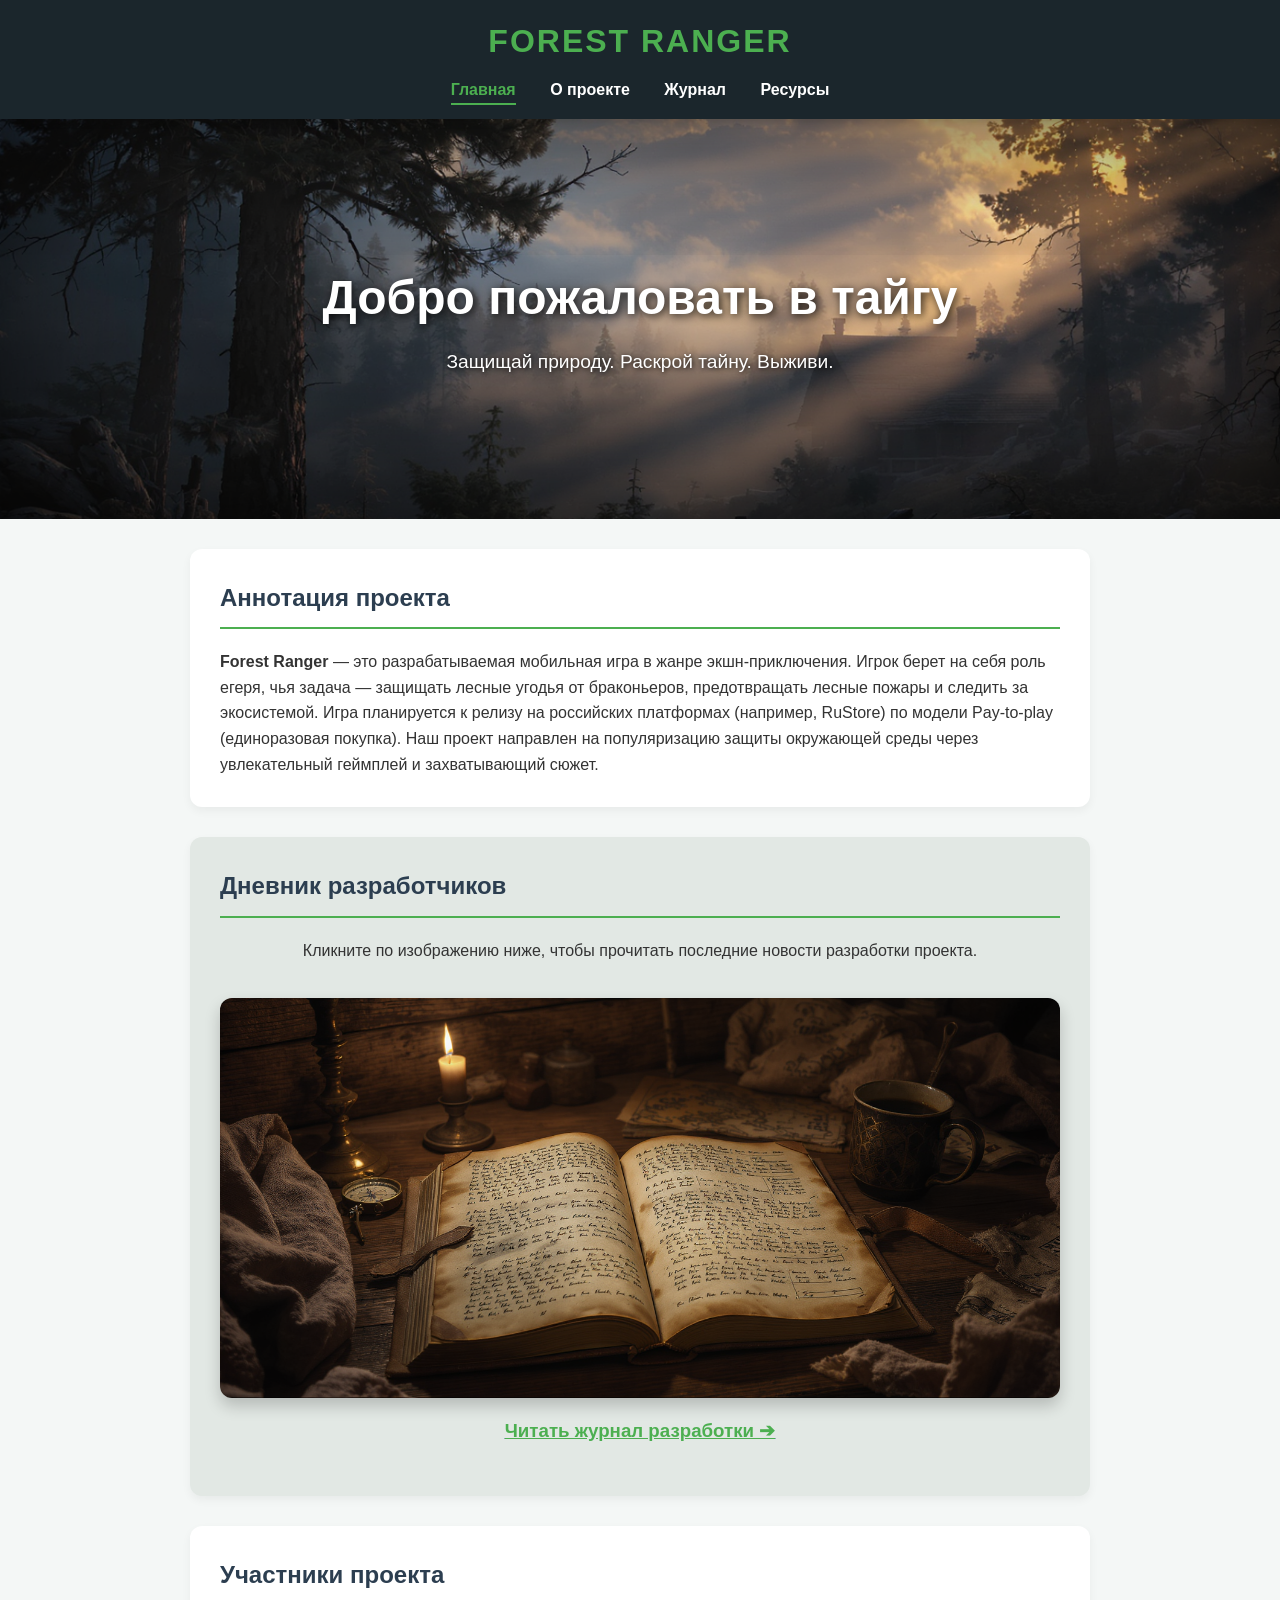
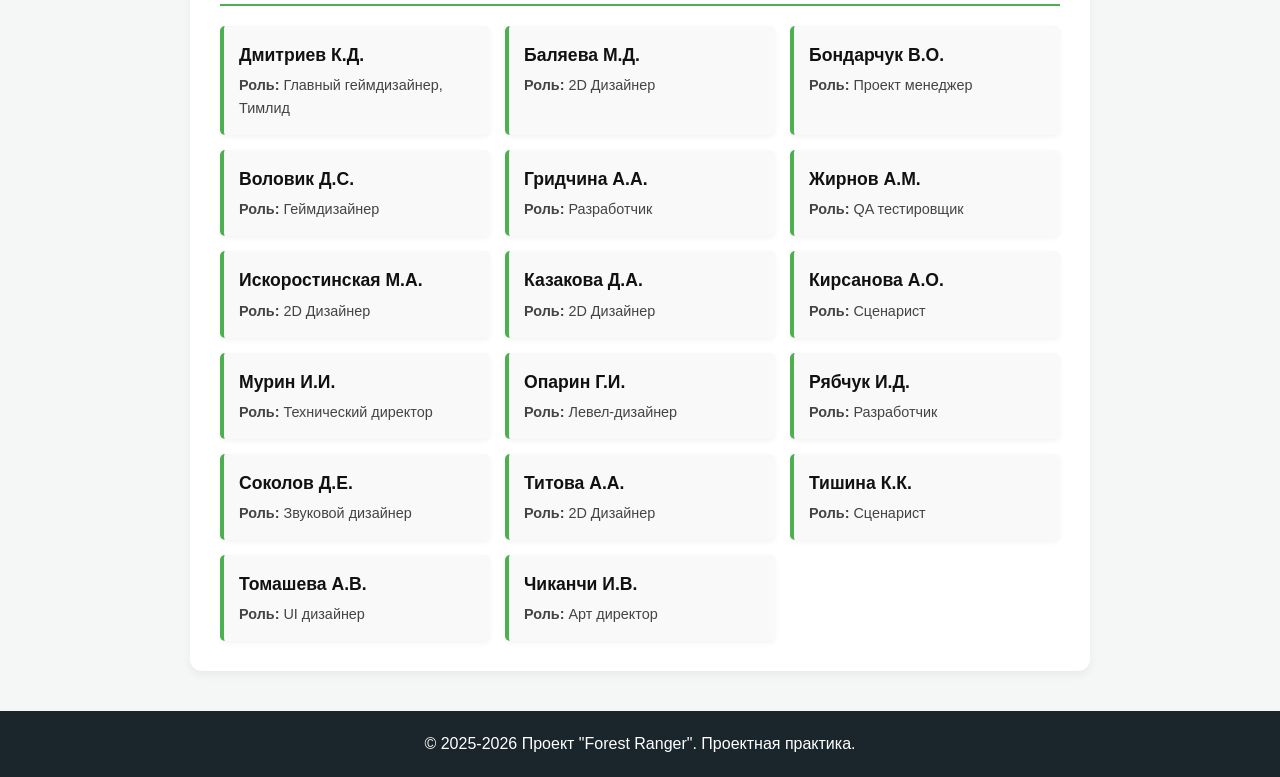
<file: site/index.html>
<!DOCTYPE html>
<html lang="ru">
<head>
    <meta charset="UTF-8">
    <meta name="viewport" content="width=device-width, initial-scale=1.0">
    <title>Forest Ranger - Главная</title>
    <link rel="stylesheet" href="style.css">
</head>
<body>

    <!-- Единое меню для всех страниц -->
    <header>
        <h1>Forest Ranger</h1>
        <nav>
            <a href="index.html" class="active">Главная</a>
            <a href="about.html">О проекте</a>
            <a href="journal.html">Журнал</a>
            <a href="resources.html">Ресурсы</a>
        </nav>
    </header>

    <!-- Главный баннер -->
    <div class="hero-banner">
        <div class="hero-banner-content">
            <h2>Добро пожаловать в тайгу</h2>
            <p>Защищай природу. Раскрой тайну. Выживи.</p>
        </div>
    </div>

    <!-- Аннотация -->
    <section class="section">
        <h2>Аннотация проекта</h2>
        <p><strong>Forest Ranger</strong> — это разрабатываемая мобильная игра в жанре экшн-приключения. Игрок берет на себя роль егеря, чья задача — защищать лесные угодья от браконьеров, предотвращать лесные пожары и следить за экосистемой. Игра планируется к релизу на российских платформах (например, RuStore) по модели Pay-to-play (единоразовая покупка). Наш проект направлен на популяризацию защиты окружающей среды через увлекательный геймплей и захватывающий сюжет.</p>
    </section>

    <!-- Переход в Журнал -->
    <section class="section dark-bg">
        <h2>Дневник разработчиков</h2>
        <p style="margin-bottom: 15px; text-align: center;">Кликните по изображению ниже, чтобы прочитать последние новости разработки проекта.</p>
        <a href="journal.html" class="image-link">
            <img src="img/journal.jpg" alt="Перейти в журнал" class="content-image">
            <h3>Читать журнал разработки ➔</h3>
        </a>
    </section>

    <!-- Участники -->
    <section id="team" class="section">
        <h2>Участники проекта</h2>
        <div class="card-grid">
            <div class="member-card"><h3>Дмитриев К.Д.</h3><p><strong>Роль:</strong> Главный геймдизайнер, Тимлид</p></div>
            <div class="member-card"><h3>Баляева М.Д.</h3><p><strong>Роль:</strong> 2D Дизайнер</p></div>
            <div class="member-card"><h3>Бондарчук В.О.</h3><p><strong>Роль:</strong> Проект менеджер</p></div>
            <div class="member-card"><h3>Воловик Д.С.</h3><p><strong>Роль:</strong> Геймдизайнер</p></div>
            <div class="member-card"><h3>Гридчина А.А.</h3><p><strong>Роль:</strong> Разработчик</p></div>
            <div class="member-card"><h3>Жирнов А.М.</h3><p><strong>Роль:</strong> QA тестировщик</p></div>
            <div class="member-card"><h3>Искоростинская М.А.</h3><p><strong>Роль:</strong> 2D Дизайнер</p></div>
            <div class="member-card"><h3>Казакова Д.А.</h3><p><strong>Роль:</strong> 2D Дизайнер</p></div>
            <div class="member-card"><h3>Кирсанова А.О.</h3><p><strong>Роль:</strong> Сценарист</p></div>
            <div class="member-card"><h3>Мурин И.И.</h3><p><strong>Роль:</strong> Технический директор</p></div>
            <div class="member-card"><h3>Опарин Г.И.</h3><p><strong>Роль:</strong> Левел-дизайнер</p></div>
            <div class="member-card"><h3>Рябчук И.Д.</h3><p><strong>Роль:</strong> Разработчик</p></div>
            <div class="member-card"><h3>Соколов Д.Е.</h3><p><strong>Роль:</strong> Звуковой дизайнер</p></div>
            <div class="member-card"><h3>Титова А.А.</h3><p><strong>Роль:</strong> 2D Дизайнер</p></div>
            <div class="member-card"><h3>Тишина К.К.</h3><p><strong>Роль:</strong> Сценарист</p></div>
            <div class="member-card"><h3>Томашева А.В.</h3><p><strong>Роль:</strong> UI дизайнер</p></div>
            <div class="member-card"><h3>Чиканчи И.В.</h3><p><strong>Роль:</strong> Арт директор</p></div>
        </div>
    </section>

    <footer>
        <p>© 2025-2026 Проект "Forest Ranger". Проектная практика.</p>
    </footer>

</body>
</html>
</file>
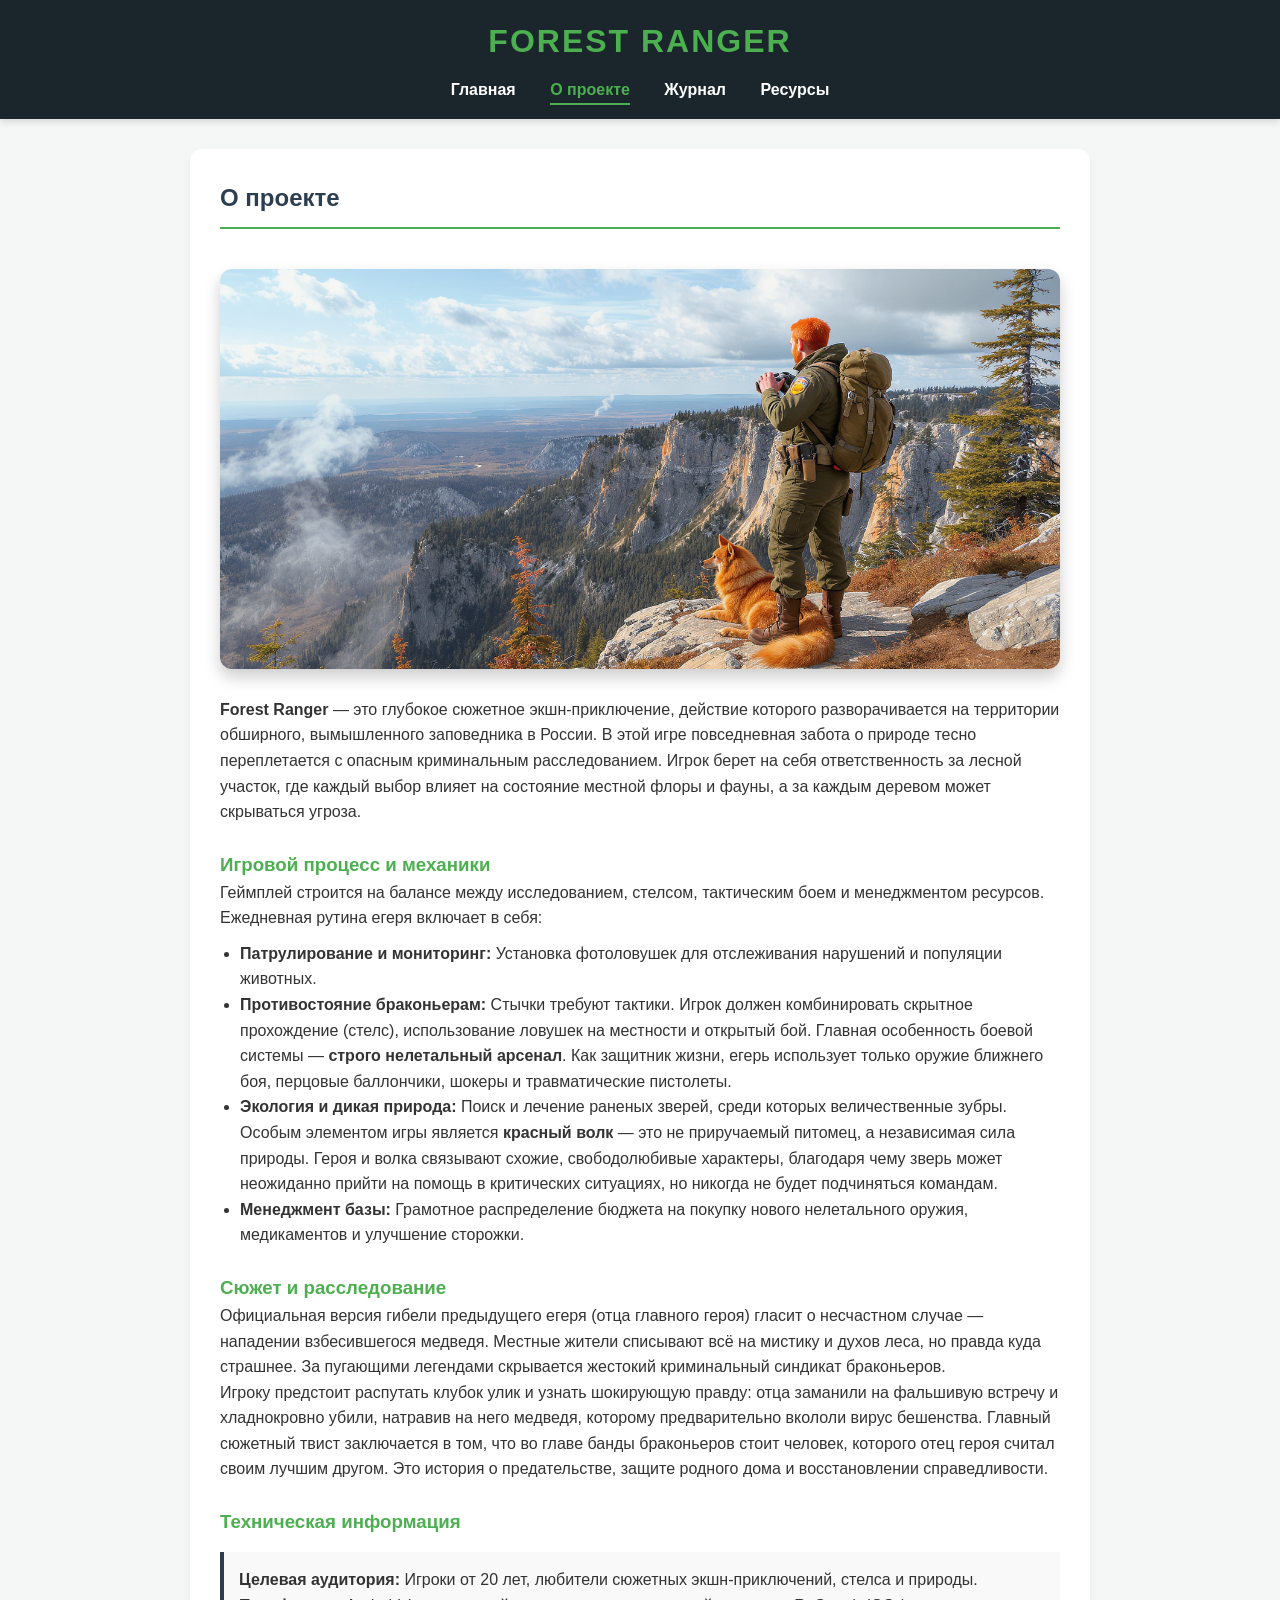
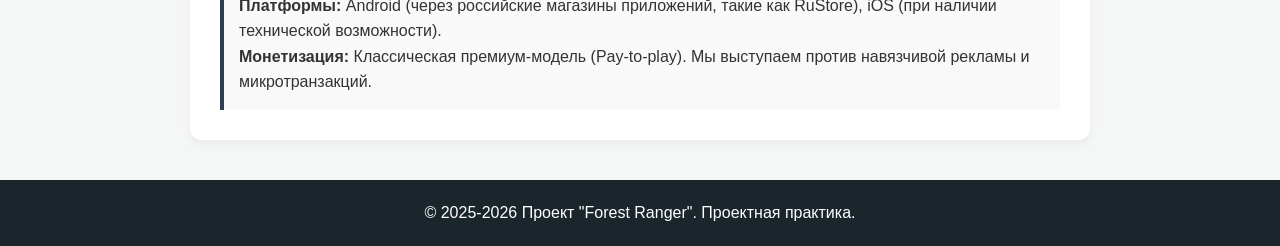
<file: site/about.html>
<!DOCTYPE html>
<html lang="ru">
<head>
    <meta charset="UTF-8">
    <meta name="viewport" content="width=device-width, initial-scale=1.0">
    <title>О проекте - Forest Ranger</title>
    <link rel="stylesheet" href="style.css">
</head>
<body>

    <header>
        <h1>Forest Ranger</h1>
        <nav>
            <a href="index.html">Главная</a>
            <a href="about.html" class="active">О проекте</a>
            <a href="journal.html">Журнал</a>
            <a href="resources.html">Ресурсы</a>
        </nav>
    </header>

    <section class="section">
        <h2>О проекте</h2>
        <img src="img/about.jpg" alt="Егерь смотрит на лес" class="content-image">
        
        <p><strong>Forest Ranger</strong> — это глубокое сюжетное экшн-приключение, действие которого разворачивается на территории обширного, вымышленного заповедника в России. В этой игре повседневная забота о природе тесно переплетается с опасным криминальным расследованием. Игрок берет на себя ответственность за лесной участок, где каждый выбор влияет на состояние местной флоры и фауны, а за каждым деревом может скрываться угроза.</p>

        <h3 style="margin-top: 25px; color: #4caf50;">Игровой процесс и механики</h3>
        <p>Геймплей строится на балансе между исследованием, стелсом, тактическим боем и менеджментом ресурсов. Ежедневная рутина егеря включает в себя:</p>
        <ul style="margin-left: 20px; margin-bottom: 15px; margin-top: 10px;">
            <li><strong>Патрулирование и мониторинг:</strong> Установка фотоловушек для отслеживания нарушений и популяции животных.</li>
            <li><strong>Противостояние браконьерам:</strong> Стычки требуют тактики. Игрок должен комбинировать скрытное прохождение (стелс), использование ловушек на местности и открытый бой. Главная особенность боевой системы — <strong>строго нелетальный арсенал</strong>. Как защитник жизни, егерь использует только оружие ближнего боя, перцовые баллончики, шокеры и травматические пистолеты.</li>
            <li><strong>Экология и дикая природа:</strong> Поиск и лечение раненых зверей, среди которых величественные зубры. Особым элементом игры является <strong>красный волк</strong> — это не приручаемый питомец, а независимая сила природы. Героя и волка связывают схожие, свободолюбивые характеры, благодаря чему зверь может неожиданно прийти на помощь в критических ситуациях, но никогда не будет подчиняться командам.</li>
            <li><strong>Менеджмент базы:</strong> Грамотное распределение бюджета на покупку нового нелетального оружия, медикаментов и улучшение сторожки.</li>
        </ul>

        <h3 style="margin-top: 25px; color: #4caf50;">Сюжет и расследование</h3>
        <p>Официальная версия гибели предыдущего егеря (отца главного героя) гласит о несчастном случае — нападении взбесившегося медведя. Местные жители списывают всё на мистику и духов леса, но правда куда страшнее. За пугающими легендами скрывается жестокий криминальный синдикат браконьеров.</p>
        <p>Игроку предстоит распутать клубок улик и узнать шокирующую правду: отца заманили на фальшивую встречу и хладнокровно убили, натравив на него медведя, которому предварительно вкололи вирус бешенства. Главный сюжетный твист заключается в том, что во главе банды браконьеров стоит человек, которого отец героя считал своим лучшим другом. Это история о предательстве, защите родного дома и восстановлении справедливости.</p>

        <h3 style="margin-top: 25px; color: #4caf50;">Техническая информация</h3>
        <div style="background: #f9f9f9; padding: 15px; border-left: 4px solid #2c3e50; margin-top: 15px;">
            <p><strong>Целевая аудитория:</strong> Игроки от 20 лет, любители сюжетных экшн-приключений, стелса и природы.</p>
            <p><strong>Платформы:</strong> Android (через российские магазины приложений, такие как RuStore), iOS (при наличии технической возможности).</p>
            <p><strong>Монетизация:</strong> Классическая премиум-модель (Pay-to-play). Мы выступаем против навязчивой рекламы и микротранзакций.</p>
        </div>
    </section>

    <footer>
        <p>© 2025-2026 Проект "Forest Ranger". Проектная практика.</p>
    </footer>

</body>
</html>
</file>
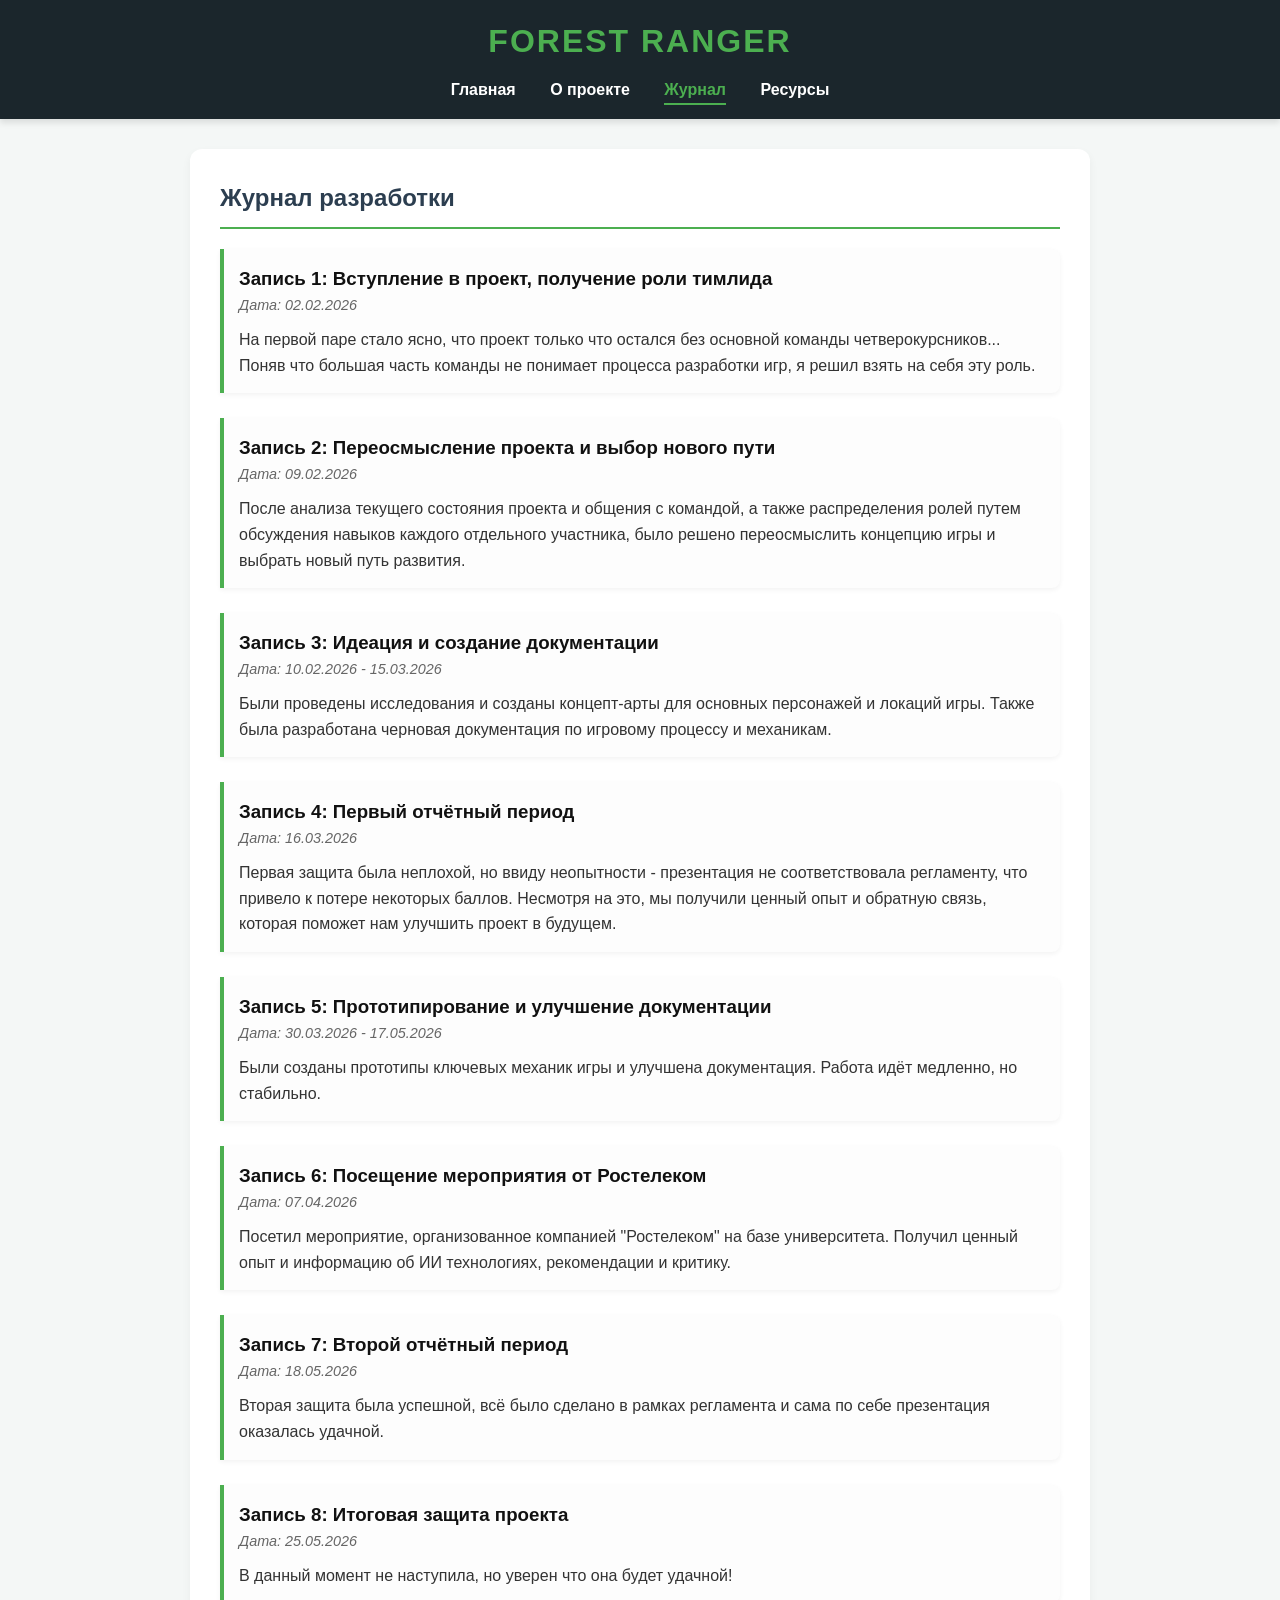
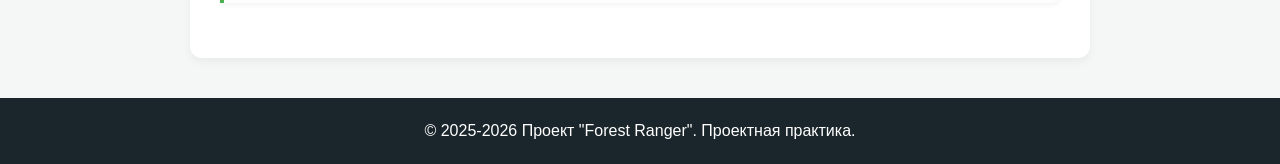
<file: site/journal.html>
<!DOCTYPE html>
<html lang="ru">
<head>
    <meta charset="UTF-8">
    <meta name="viewport" content="width=device-width, initial-scale=1.0">
    <title>Журнал разработки - Forest Ranger</title>
    <link rel="stylesheet" href="style.css">
</head>
<body>

    <header>
        <h1>Forest Ranger</h1>
        <nav>
            <a href="index.html">Главная</a>
            <a href="about.html">О проекте</a>
            <a href="journal.html" class="active">Журнал</a>
            <a href="resources.html">Ресурсы</a>
        </nav>
    </header>

    <section class="section">
        <h2>Журнал разработки</h2>
        
        <div class="post">
            <h3>Запись 1: Вступление в проект, получение роли тимлида</h3>
            <p><em>Дата: 02.02.2026</em></p>
            <p>На первой паре стало ясно, что проект только что остался без основной команды четверокурсников... Поняв что большая часть команды не понимает процесса разработки игр, я решил взять на себя эту роль.</p>
        </div>

        <div class="post">
            <h3>Запись 2: Переосмысление проекта и выбор нового пути</h3>
            <p><em>Дата: 09.02.2026</em></p>
            <p>После анализа текущего состояния проекта и общения с командой, а также распределения ролей путем обсуждения навыков каждого отдельного участника, было решено переосмыслить концепцию игры и выбрать новый путь развития.</p>
        </div>

        <div class="post">
            <h3>Запись 3: Идеация и создание документации</h3>
            <p><em>Дата: 10.02.2026 - 15.03.2026</em></p>
            <p>Были проведены исследования и созданы концепт-арты для основных персонажей и локаций игры. Также была разработана черновая документация по игровому процессу и механикам.</p>
        </div>

        <div class="post">
            <h3>Запись 4: Первый отчётный период</h3>
            <p><em>Дата: 16.03.2026</em></p>
            <p>Первая защита была неплохой, но ввиду неопытности - презентация не соответствовала регламенту, что привело к потере некоторых баллов. Несмотря на это, мы получили ценный опыт и обратную связь, которая поможет нам улучшить проект в будущем.</p>
        </div>
        
        <div class="post">
            <h3>Запись 5: Прототипирование и улучшение документации</h3>
            <p><em>Дата: 30.03.2026 - 17.05.2026</em></p>
            <p>Были созданы прототипы ключевых механик игры и улучшена документация. Работа идёт медленно, но стабильно.</p>
        </div>

        <div class="post">
            <h3>Запись 6: Посещение мероприятия от Ростелеком</h3>
            <p><em>Дата: 07.04.2026</em></p>
            <p>Посетил мероприятие, организованное компанией "Ростелеком" на базе университета. Получил ценный опыт и информацию об ИИ технологиях, рекомендации и критику.</p>
        </div>

        <div class="post">
            <h3>Запись 7: Второй отчётный период</h3>
            <p><em>Дата: 18.05.2026</em></p>
            <p>Вторая защита была успешной, всё было сделано в рамках регламента и сама по себе презентация оказалась удачной.</p>
        </div>

        <div class="post">
            <h3>Запись 8: Итоговая защита проекта</h3>
            <p><em>Дата: 25.05.2026</em></p>
            <p>В данный момент не наступила, но уверен что она будет удачной!</p>
        </div>
    </section>

    <footer>
        <p>© 2025-2026 Проект "Forest Ranger". Проектная практика.</p>
    </footer>

</body>
</html>
</file>
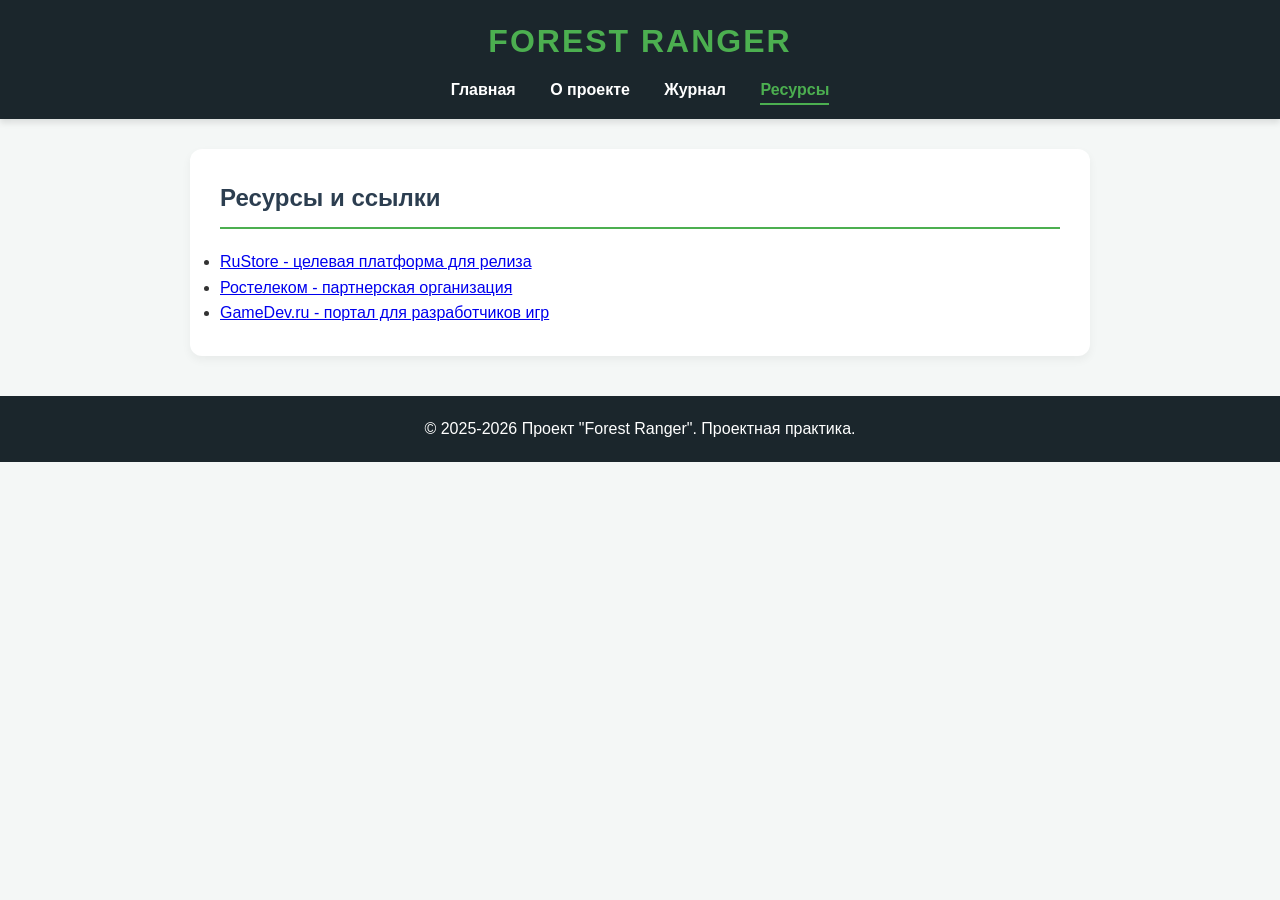
<file: site/resources.html>
<!DOCTYPE html>
<html lang="ru">
<head>
    <meta charset="UTF-8">
    <meta name="viewport" content="width=device-width, initial-scale=1.0">
    <title>Ресурсы - Forest Ranger</title>
    <link rel="stylesheet" href="style.css">
</head>
<body>

    <header>
        <h1>Forest Ranger</h1>
        <nav>
            <a href="index.html">Главная</a>
            <a href="about.html">О проекте</a>
            <a href="journal.html">Журнал</a>
            <a href="resources.html" class="active">Ресурсы</a>
        </nav>
    </header>

    <section class="section">
        <h2>Ресурсы и ссылки</h2>
        <ul>
            <li><a href="https://www.rustore.ru/" target="_blank">RuStore - целевая платформа для релиза</a></li>
            <li><a href="https://www.company.rt.ru/" target="_blank">Ростелеком - партнерская организация</a></li>
            <li><a href="https://gamedev.ru/" target="_blank">GameDev.ru - портал для разработчиков игр</a></li>
        </ul>
    </section>

    <footer>
        <p>© 2025-2026 Проект "Forest Ranger". Проектная практика.</p>
    </footer>

</body>
</html>
</file>
<file: site/style.css>
/* Основные настройки */
* {
    margin: 0;
    padding: 0;
    box-sizing: border-box;
}

body {
    font-family: 'Segoe UI', Tahoma, Geneva, Verdana, sans-serif;
    background-color: #f4f7f6;
    color: #333; /* Основной цвет текста - темный */
    line-height: 1.6;
}

/* Шапка сайта и Навигация */
header {
    background-color: #1b262c;
    color: white;
    padding: 1rem 0;
    text-align: center;
    box-shadow: 0 4px 6px rgba(0,0,0,0.1);
    position: sticky;
    top: 0;
    z-index: 100;
}

header h1 {
    margin-bottom: 10px;
    color: #4caf50; 
    text-transform: uppercase;
    letter-spacing: 2px;
}

nav a {
    color: white;
    text-decoration: none;
    margin: 0 15px;
    font-weight: bold;
    transition: color 0.3s;
}

nav a:hover {
    color: #4caf50;
}

nav a.active {
    color: #4caf50;
    border-bottom: 2px solid #4caf50;
    padding-bottom: 5px;
}

/* ГЛАВНЫЙ БАННЕР */
.hero-banner {
    background-image: url('img/hero.jpg'); 
    background-size: cover;
    background-position: center;
    height: 400px;
    display: flex;
    align-items: center;
    justify-content: center;
    text-align: center;
    color: white; /* Здесь текст белый */
    box-shadow: inset 0 0 150px rgba(0,0,0,0.8); 
    margin-bottom: 30px;
}

.hero-banner-content h2 { font-size: 3rem; text-shadow: 2px 2px 10px rgba(0,0,0,0.9); margin-bottom: 10px; }
.hero-banner-content p { font-size: 1.2rem; text-shadow: 1px 1px 5px rgba(0,0,0,0.9); }

/* Картинки */
.content-image {
    width: 100%;
    max-height: 400px;
    object-fit: cover;
    border-radius: 12px;
    box-shadow: 0 8px 16px rgba(0,0,0,0.2);
    margin: 20px 0;
}

/* Картинка-ссылка (для журнала) */
.image-link {
    display: block;
    transition: transform 0.3s ease, box-shadow 0.3s ease;
    text-align: center;
}
.image-link:hover {
    transform: scale(1.02);
}
.image-link h3 {
    margin-top: -10px;
    margin-bottom: 20px;
    color: #4caf50;
    text-decoration: underline;
}

/* Секции (блоки с текстом) */
.section {
    max-width: 900px;
    margin: 30px auto;
    padding: 30px;
    background: white;
    border-radius: 12px;
    box-shadow: 0 4px 10px rgba(0,0,0,0.05);
    color: #333; 
}

.section h2 {
    color: #2c3e50;
    border-bottom: 2px solid #4caf50;
    padding-bottom: 10px;
    margin-bottom: 20px;
}

.dark-bg { background-color: #e2e8e4; }

/* Карточки участников */
.card-grid {
    display: grid;
    grid-template-columns: repeat(auto-fill, minmax(250px, 1fr));
    gap: 15px;
}

.member-card {
    background: #f9f9f9;
    padding: 15px;
    border-left: 4px solid #4caf50;
    border-radius: 5px;
    box-shadow: 0 2px 5px rgba(0,0,0,0.05);
    color: #333; 
}

.member-card h3 { margin-bottom: 5px; font-size: 1.1rem; color: #111; }
.member-card p { font-size: 0.9rem; color: #444; }

/* Журнал разработки (Посты) */
.post {
    border-left: 4px solid #4caf50;
    padding-left: 15px;
    margin-bottom: 25px;
    background: #fdfdfd;
    padding: 15px;
    border-radius: 0 8px 8px 0;
    box-shadow: 0 2px 5px rgba(0,0,0,0.05);
    color: #333; 
}

.post h3 { color: #111; }
.post em { color: #666; font-size: 0.9rem; display: block; margin-bottom: 10px;}

/* Подвал */
footer {
    text-align: center;
    padding: 20px;
    background-color: #1b262c;
    color: white;
    margin-top: 40px;
    width: 100%;
}
</file>
